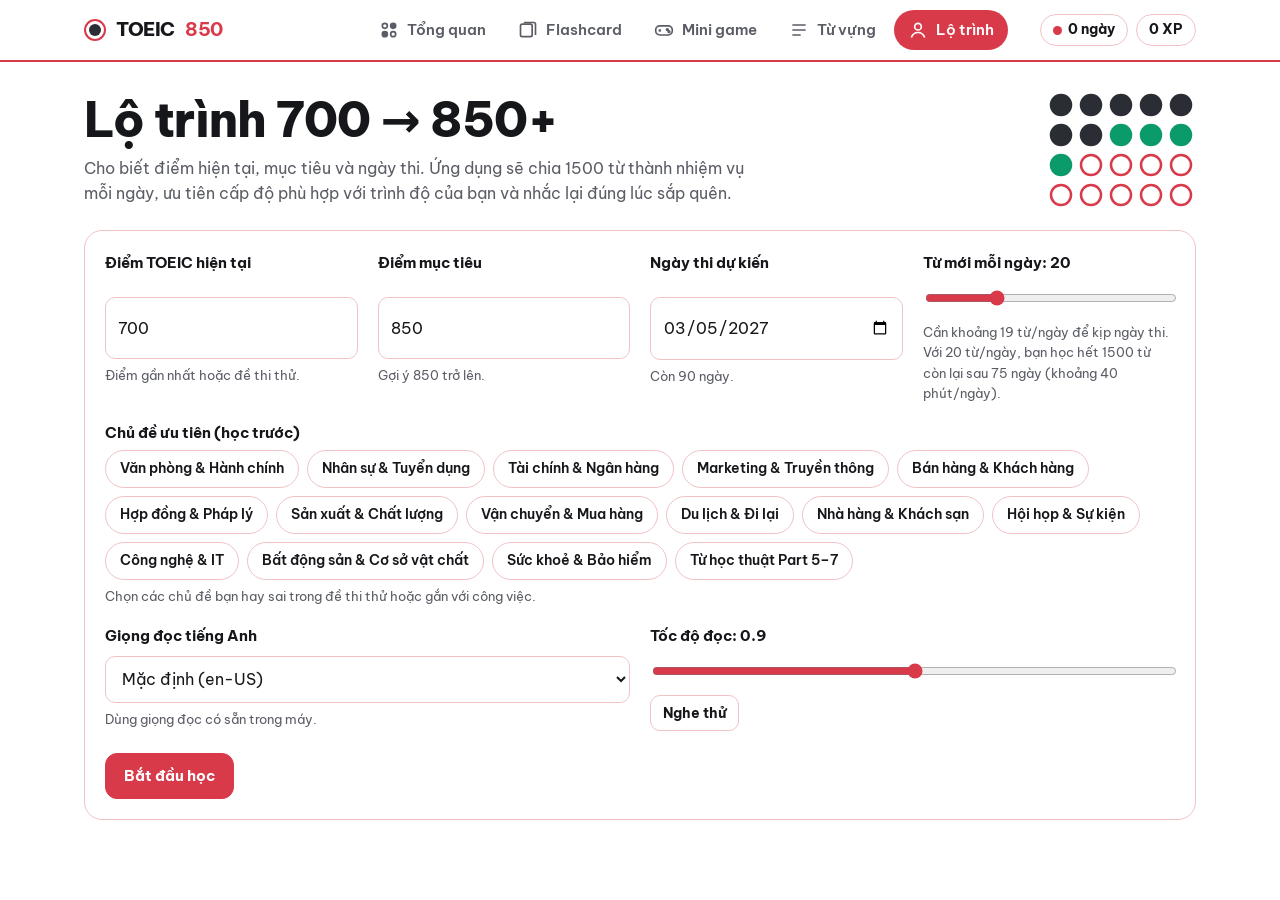
<file: index.html>
<!doctype html>
<html lang="vi">
<head>
<meta charset="utf-8">
<meta name="viewport" content="width=device-width,initial-scale=1">
<title>TOEIC 850 Coach</title>
<meta http-equiv="refresh" content="0; url=toeic/">
<link rel="canonical" href="toeic/">
</head>
<body>
<p>Đang mở <a href="toeic/">TOEIC 850 Coach</a>…</p>
</body>
</html>
</file>
<file: toeic/styles.css>
/* VOICE everyday, a study companion used every day
   IDEA the TOEIC answer sheet: rose print lines, numbered rows, bubbles filled with pencil
   PICTURE 1500 bubbles, one per word, filled as each word moves from new to mastered
   COLOUR white sheet, rose print #d93a4a leads, graphite pencil supports, mint marks mastery
   TYPE Be Vietnam Pro 800 display + Be Vietnam Pro text (full Vietnamese diacritics)
   LAYOUT laptop: tasks + goal left, bubble sheet right; phone: title, sheet, tasks, bottom tabs */
:root{color-scheme:light dark;--bg:light-dark(#ffffff,#131417);--paper:light-dark(#fff5f5,#1c1a1f);--ink:light-dark(#16171b,#f2f0f3);--muted:light-dark(#5b5d66,#a9a7b0);--line:light-dark(#f1c3c7,#4b3037);--print:light-dark(#d93a4a,#ff6b78);--print-ink:light-dark(#ffffff,#1a0c0f);--pencil:light-dark(#2b2d34,#e6e4e9);--soft:light-dark(#a3a6b0,#6f727b);--mint:light-dark(#0b9a6a,#3fd39b);--mint-bg:light-dark(#e3f7ee,#12301f);--bad-bg:light-dark(#ffe9eb,#3a1a1f);--card:light-dark(#ffffff,#1a1b1f);--shadow:light-dark(rgba(60,20,25,.08),rgba(0,0,0,.4))}
:root[data-theme=light]{color-scheme:light}
:root[data-theme=dark]{color-scheme:dark}
*{box-sizing:border-box;min-width:0}
html,body{margin:0}
body{background:var(--bg);color:var(--ink);font:16px/1.55 "Be Vietnam Pro",system-ui,-apple-system,"Segoe UI",sans-serif;overflow-x:clip;padding-bottom:calc(72px + env(safe-area-inset-bottom,0px))}
button,input,select,textarea{font:inherit;color:inherit}
button{cursor:pointer}
a{color:var(--print)}
h1,h2,h3{line-height:1.08;letter-spacing:-.02em;margin:0}
h1{font-size:clamp(32px,5vw,48px);font-weight:800}
h2{font-size:22px;font-weight:700}
h3{font-size:17px;font-weight:700}
p{margin:0}
.wrap{max-width:1240px;margin:0 auto;padding-left:max(5vw,16px,env(safe-area-inset-left,0px));padding-right:max(5vw,16px,env(safe-area-inset-right,0px))}
.muted{color:var(--muted)}
.small{font-size:14px}
.num{font-variant-numeric:tabular-nums}
[hidden]{display:none!important}

/* header */
.top{border-bottom:2px solid var(--print);background:var(--bg);position:sticky;top:0;z-index:20}
.top .wrap{display:flex;align-items:center;gap:20px;height:60px}
.brand{display:flex;align-items:center;gap:10px;font-weight:800;font-size:19px;letter-spacing:-.02em;text-decoration:none;color:var(--ink);white-space:nowrap}
.brand i{width:22px;height:22px;border-radius:50%;border:2px solid var(--print);display:grid;place-items:center}
.brand i::after{content:"";width:12px;height:12px;border-radius:50%;background:var(--pencil)}
.brand b{color:var(--print)}
.tabs{display:flex;gap:4px;margin-left:auto}
.tab{border:0;background:none;padding:8px 14px;border-radius:999px;font-weight:600;font-size:15px;color:var(--muted);text-decoration:none;display:flex;align-items:center;gap:8px}
.tab:hover{color:var(--ink);background:var(--paper)}
.tab[aria-current=page]{color:var(--print-ink);background:var(--print)}
.tab svg{width:20px;height:20px;flex:none}
.chips-top{display:flex;gap:8px;margin-left:12px}
.pill{display:inline-flex;align-items:center;gap:6px;padding:4px 12px;border-radius:999px;border:1.5px solid var(--line);font-weight:700;font-size:14px;white-space:nowrap}
.pill .dot{width:9px;height:9px;border-radius:50%;background:var(--print)}
@media(max-width:820px){.tabs{position:fixed;left:0;right:0;bottom:0;margin:0;background:var(--bg);border-top:2px solid var(--print);justify-content:space-around;padding:6px 8px calc(6px + env(safe-area-inset-bottom,0px));z-index:30}.tab{flex-direction:column;gap:2px;font-size:11px;padding:6px 4px;border-radius:12px;white-space:nowrap;flex:1;max-width:96px}.chips-top{margin-left:auto}}
@media(min-width:821px){body{padding-bottom:0}}

main{padding-block:28px 56px}
.view-head{display:flex;flex-wrap:wrap;align-items:end;gap:12px 24px;margin-bottom:22px}
.view-head p{max-width:60ch}

/* buttons */
.btn{display:inline-flex;align-items:center;justify-content:center;gap:8px;min-height:44px;padding:10px 18px;border-radius:12px;border:1.5px solid var(--line);background:var(--card);font-weight:700;font-size:15px;text-decoration:none;color:var(--ink)}
.btn:hover{border-color:var(--print)}
.btn:focus-visible,.tab:focus-visible,.opt:focus-visible,.chip:focus-visible{outline:3px solid color-mix(in srgb,var(--print) 45%,transparent);outline-offset:2px}
.btn.primary{background:var(--print);border-color:var(--print);color:var(--print-ink)}
.btn.primary:hover{filter:brightness(1.06)}
.btn.ghost{background:transparent}
.btn.sm{min-height:36px;padding:6px 12px;font-size:14px;border-radius:10px}
.btn:disabled{opacity:.45;cursor:not-allowed}
.icon-btn{width:40px;height:40px;border-radius:50%;border:1.5px solid var(--line);background:var(--card);display:inline-grid;place-items:center;flex:none}
.icon-btn:hover{border-color:var(--print);color:var(--print)}
.icon-btn svg{width:20px;height:20px}
.row{display:flex;flex-wrap:wrap;gap:10px;align-items:center}

/* panels */
.panel{background:var(--card);border:1.5px solid var(--line);border-radius:18px;padding:20px}
.panel.tint{background:var(--paper)}
.panel h2{margin-bottom:14px}
.grid-home{display:grid;grid-template-columns:minmax(0,5fr) minmax(0,7fr);gap:20px;align-items:start}
.stack-col{display:grid;gap:20px}
@media(max-width:900px){.grid-home{grid-template-columns:minmax(0,1fr)}.grid-home .sheet-col{order:-1}}

/* tasks */
.task{display:grid;grid-template-columns:44px minmax(0,1fr) auto;gap:14px;align-items:center;padding:14px 0;border-top:1.5px dashed var(--line)}
.task:first-of-type{border-top:0;padding-top:4px}
.bubble{width:40px;height:40px;border-radius:50%;border:2px solid var(--print);display:grid;place-items:center;font-weight:800;color:var(--print);font-size:15px}
.bubble.done{background:var(--pencil);border-color:var(--pencil);color:var(--bg)}
.task h3{font-size:16px}
.task .bar{margin-top:6px}
.bar{height:8px;border-radius:99px;background:var(--paper);overflow:hidden;border:1px solid var(--line)}
.bar>i{display:block;height:100%;background:var(--print);border-radius:99px;transition:width .4s}
.bar.mint>i{background:var(--mint)}

/* score scale */
.scale{position:relative;height:84px;margin:8px 4px 0}
.scale .rail{position:absolute;left:0;right:0;top:38px;height:10px;border-radius:99px;background:var(--paper);border:1px solid var(--line)}
.scale .fill{position:absolute;top:38px;height:10px;border-radius:99px;background:var(--print)}
.scale .mk{position:absolute;top:0;transform:translateX(-50%);text-align:center;font-size:13px;font-weight:700;white-space:nowrap}
.scale .mk::after{content:"";display:block;width:2px;height:22px;margin:4px auto 0;background:currentColor}
.scale .mk.low{top:52px}
.scale .mk.low::after{display:none}
.scale .mk.low::before{content:"";display:block;width:2px;height:12px;margin:0 auto 4px;background:currentColor}
.goal-figs{display:grid;grid-template-columns:repeat(3,minmax(0,1fr));gap:10px;margin-top:12px}
.goal-figs div{padding:10px 12px;border-radius:12px;background:var(--paper)}
.goal-figs b{display:block;font-size:26px;font-weight:800;letter-spacing:-.02em;line-height:1.1}
.goal-figs span{font-size:13px;color:var(--muted)}

/* bubble sheet */
.sheet{background:var(--card);border:1.5px solid var(--line);border-radius:18px;overflow:hidden}
.sheet-head{display:flex;flex-wrap:wrap;align-items:baseline;justify-content:space-between;gap:8px 16px;padding:18px 20px 10px;border-bottom:1.5px solid var(--line);background:var(--paper)}
.sheet-head h2{font-size:20px}
.sheet .fig{position:relative;height:clamp(300px,42vw,470px);margin:14px 16px 8px}
.sheet .fig canvas{position:absolute;inset:0;width:100%;height:100%}
.legend{display:flex;flex-wrap:wrap;gap:8px 18px;padding:6px 20px 18px;font-size:14px}
.legend span{display:inline-flex;align-items:center;gap:7px}
.legend b{font-variant-numeric:tabular-nums}
.lg{width:14px;height:14px;border-radius:50%;display:inline-block;flex:none}
.lg.new{border:2px solid var(--line)}
.lg.learn{background:var(--soft)}
.lg.rev{background:var(--pencil)}
.lg.mast{background:var(--mint)}
.sheet-tip{position:absolute;pointer-events:none;background:var(--ink);color:var(--bg);font-size:13px;padding:6px 10px;border-radius:8px;white-space:nowrap;transform:translate(-50%,-120%);z-index:2}

/* topics */
.topics{display:grid;grid-template-columns:repeat(auto-fit,minmax(280px,1fr));gap:4px 28px}
.trow{display:grid;grid-template-columns:minmax(0,1fr) auto 40px;gap:10px;align-items:center;padding:9px 0;border-bottom:1px solid var(--line);font-size:15px}
.trow .name{display:flex;flex-direction:column;gap:5px}
.trow .acc{font-size:13px;text-align:right;color:var(--muted)}
.trow .cnt{font-size:13px;text-align:right;white-space:nowrap}
.trow button{all:unset;cursor:pointer;color:var(--print);font-weight:700;font-size:13px;text-align:right}

/* calendar */
.cal{display:grid;grid-auto-flow:column;grid-template-rows:repeat(7,14px);gap:4px;overflow-x:auto;padding-bottom:4px}
.cal i{width:14px;height:14px;border-radius:50%;border:1.5px solid var(--line)}
.cal i.l1{background:color-mix(in srgb,var(--print) 30%,transparent);border-color:transparent}
.cal i.l2{background:color-mix(in srgb,var(--print) 60%,transparent);border-color:transparent}
.cal i.l3{background:var(--print);border-color:var(--print)}
.cal i.today{outline:2px solid var(--pencil);outline-offset:1px}
.home-lower{display:grid;grid-template-columns:minmax(0,7fr) minmax(0,5fr);gap:20px;margin-top:20px}
@media(max-width:900px){.home-lower{grid-template-columns:minmax(0,1fr)}}
.weak li{display:grid;grid-template-columns:minmax(0,1fr) auto;gap:10px;padding:8px 0;border-bottom:1px solid var(--line)}
.weak ul{list-style:none;margin:0;padding:0}
.weak b{font-weight:700}
.stats4{display:grid;grid-template-columns:repeat(auto-fit,minmax(8em,1fr));gap:10px;margin-bottom:16px}
.stats4 div{border-left:3px solid var(--print);padding:2px 0 2px 12px}
.stats4 b{display:block;font-size:24px;font-weight:800;line-height:1.15}
.stats4 span{font-size:13px;color:var(--muted)}

/* flashcard */
.learn-bar{display:flex;flex-wrap:wrap;gap:10px 20px;align-items:center;justify-content:space-between;margin-bottom:18px}
.counts{display:flex;gap:16px;font-weight:700}
.counts span{display:inline-flex;align-items:center;gap:6px}
select,input[type=text],input[type=number],input[type=date],input[type=search],textarea{border:1.5px solid var(--line);border-radius:10px;padding:9px 12px;background:var(--card);font-size:16px;min-height:44px}
select:focus,input:focus,textarea:focus{outline:2px solid var(--print);outline-offset:1px}
.card-stage{display:grid;place-items:center;perspective:1400px}
.flash{width:min(640px,100%);min-height:360px;position:relative;transform-style:preserve-3d;transition:transform .45s cubic-bezier(.2,.7,.3,1);cursor:pointer}
.flash.flipped{transform:rotateY(180deg)}
.face{position:absolute;inset:0;backface-visibility:hidden;-webkit-backface-visibility:hidden;border-radius:22px;border:2px solid var(--line);background:var(--card);box-shadow:0 18px 40px -22px var(--shadow);padding:26px 26px 22px;display:flex;flex-direction:column;overflow:hidden}
.face.back{transform:rotateY(180deg);background:var(--paper)}
.face::before{content:"";position:absolute;left:0;top:0;bottom:0;width:10px;background:repeating-linear-gradient(var(--print) 0 14px,transparent 14px 26px);opacity:.55}
.face-top{display:flex;justify-content:space-between;align-items:center;gap:10px;font-size:14px;color:var(--muted)}
.lvl{display:inline-flex;gap:3px;align-items:center}
.lvl i{width:10px;height:10px;border-radius:50%;border:1.5px solid var(--print)}
.lvl i.on{background:var(--print)}
.word{font-size:clamp(34px,7vw,58px);font-weight:800;letter-spacing:-.025em;line-height:1.05;margin:auto 0 6px;overflow-wrap:anywhere}
.pos{font-weight:600;color:var(--print);font-size:16px}
.meaning{font-size:clamp(24px,4.5vw,34px);font-weight:800;letter-spacing:-.02em;line-height:1.15;margin-top:auto}
.example{margin-top:14px;font-size:17px;line-height:1.5;padding:12px 14px;border-radius:12px;background:var(--card);border:1px solid var(--line);display:flex;gap:10px;align-items:start}
.example mark{background:color-mix(in srgb,var(--print) 18%,transparent);color:inherit;border-radius:4px;padding:0 3px;font-weight:700}
.hint{margin-top:auto;padding-top:14px;font-size:14px;color:var(--muted);text-align:center}
.grades{display:grid;grid-template-columns:repeat(4,minmax(0,1fr));gap:10px;width:min(640px,100%);margin:18px auto 0}
.grade{display:flex;flex-direction:column;align-items:center;gap:2px;padding:10px 6px;min-height:60px;border-radius:14px;border:1.5px solid var(--line);background:var(--card);font-weight:700}
.grade small{font-weight:500;font-size:12px;color:var(--muted)}
.grade:hover{border-color:currentColor}
.grade.g1{color:var(--print)}
.grade.g4{color:var(--mint)}
.pre-actions{display:flex;gap:10px;justify-content:center;margin-top:18px;flex-wrap:wrap}
.kbd{font-size:12px;border:1px solid var(--line);border-radius:5px;padding:0 5px;color:var(--muted)}
.empty{text-align:center;padding:48px 20px;max-width:560px;margin:0 auto}
.empty .big-bubbles{display:flex;gap:10px;justify-content:center;margin-bottom:18px}
.empty .big-bubbles i{width:34px;height:34px;border-radius:50%;border:2.5px solid var(--print)}
.empty .big-bubbles i.f{background:var(--pencil);border-color:var(--pencil)}
.empty h2{margin-bottom:8px}
.empty .row{justify-content:center;margin-top:18px}

/* games */
.games{display:grid;grid-template-columns:repeat(auto-fit,minmax(min(100%,300px),1fr));gap:16px}
.game-card{display:grid;grid-template-columns:96px minmax(0,1fr);gap:16px;align-items:center;text-align:left;padding:18px;border-radius:18px;border:1.5px solid var(--line);background:var(--card)}
.game-card:hover{border-color:var(--print);transform:translateY(-1px)}
.game-card svg{width:96px;height:96px}
.game-card p{font-size:14px;color:var(--muted);margin-top:4px}
.pool{display:flex;flex-wrap:wrap;gap:8px;margin-bottom:20px;align-items:center}
.chip{border:1.5px solid var(--line);background:var(--card);border-radius:999px;padding:7px 14px;font-size:14px;font-weight:600;min-height:38px}
.chip[aria-pressed=true]{background:var(--pencil);color:var(--bg);border-color:var(--pencil)}
.game-shell{max-width:760px;margin:0 auto}
.game-hud{display:flex;justify-content:space-between;align-items:center;gap:12px;margin-bottom:16px;flex-wrap:wrap}
.game-hud .prog{flex:1;min-width:120px}
.q-card{border:2px solid var(--line);border-radius:20px;padding:24px;background:var(--card);margin-bottom:16px}
.q-card .q{font-size:clamp(26px,5vw,40px);font-weight:800;letter-spacing:-.02em;line-height:1.15;overflow-wrap:anywhere}
.q-card .q.sent{font-size:clamp(19px,3vw,24px);font-weight:600;letter-spacing:0;line-height:1.5}
.q-card .q .blank{display:inline-block;min-width:110px;border-bottom:3px solid var(--print);color:var(--print)}
.q-card .sub{color:var(--muted);margin-top:8px;font-size:15px}
.opts{display:grid;gap:10px}
.opt{display:grid;grid-template-columns:40px minmax(0,1fr);gap:14px;align-items:center;text-align:left;padding:10px 14px;border-radius:14px;border:1.5px solid var(--line);background:var(--card);font-size:17px;font-weight:600;min-height:58px}
.opt:hover:not(:disabled){border-color:var(--print)}
.opt .b{width:34px;height:34px;border-radius:50%;border:2px solid var(--print);display:grid;place-items:center;font-weight:800;color:var(--print);font-size:14px;transition:background .15s}
.opt.pick .b{background:var(--pencil);border-color:var(--pencil);color:transparent}
.opt.right{border-color:var(--mint);background:var(--mint-bg)}
.opt.right .b{background:var(--mint);border-color:var(--mint);color:#fff}
.opt.wrong{border-color:var(--print);background:var(--bad-bg)}
.opt:disabled{cursor:default}
.feedback{margin-top:14px;padding:12px 16px;border-radius:12px;background:var(--paper);font-size:15px}
.match{display:grid;grid-template-columns:minmax(0,1fr) minmax(0,1fr);gap:10px}
.mcell{padding:12px;border-radius:12px;border:1.5px solid var(--line);background:var(--card);min-height:58px;font-weight:600;font-size:15px;text-align:center;overflow-wrap:anywhere}
.mcell.sel{border-color:var(--pencil);background:var(--paper);box-shadow:inset 0 0 0 1.5px var(--pencil)}
.mcell.ok{visibility:hidden}
.mcell.bad{border-color:var(--print);background:var(--bad-bg)}
.type-in{display:flex;gap:10px}
.type-in input{flex:1;font-size:20px;font-weight:600}
.speed{display:grid;place-items:center;text-align:center;gap:6px;min-height:220px}
.speed .w{font-size:clamp(30px,6vw,48px);font-weight:800;letter-spacing:-.02em}
.speed .m{font-size:clamp(20px,3.5vw,26px);font-weight:600;color:var(--muted)}
.tf{display:grid;grid-template-columns:1fr 1fr;gap:12px}
.tf .btn{min-height:64px;font-size:18px}
.timer{font-size:28px;font-weight:800;font-variant-numeric:tabular-nums}
.result{text-align:center;padding:12px 0}
.result .score{font-size:72px;font-weight:800;letter-spacing:-.03em;line-height:1;color:var(--print)}
.result ul{list-style:none;padding:0;margin:16px auto;max-width:520px;text-align:left}
.result li{display:grid;grid-template-columns:minmax(0,1fr) minmax(0,1fr);gap:10px;padding:8px 0;border-bottom:1px solid var(--line)}
.flash-ok{animation:pop .3s}
@keyframes pop{50%{transform:scale(1.03)}}

/* words */
.filters{display:grid;grid-template-columns:minmax(0,2fr) repeat(4,minmax(0,1fr));gap:10px;margin-bottom:14px}
@media(max-width:760px){.filters{grid-template-columns:minmax(0,1fr) minmax(0,1fr)}.filters input{grid-column:1/-1}}
.wlist{border-top:2px solid var(--print)}
.wrow{display:grid;grid-template-columns:22px minmax(0,1.1fr) minmax(0,1.6fr) 54px 40px 40px;gap:12px;align-items:center;padding:10px 4px;border-bottom:1px solid var(--line)}
.wrow .w b{font-size:17px}
.wrow .w span{font-size:13px;color:var(--print);margin-left:6px;font-weight:600}
.wrow .ex{grid-column:2/-1;font-size:14px;color:var(--muted);margin-top:-4px}
.st{width:16px;height:16px;border-radius:50%;border:2px solid var(--line)}
.st.learn{background:var(--soft);border-color:var(--soft)}
.st.rev{background:var(--pencil);border-color:var(--pencil)}
.st.mast{background:var(--mint);border-color:var(--mint)}
.star{background:none;border:0;width:40px;height:40px;display:grid;place-items:center;color:var(--soft)}
.star.on{color:var(--print)}
.star svg{width:20px;height:20px}
@media(max-width:600px){.wrow{grid-template-columns:18px minmax(0,1fr) 40px 40px;row-gap:2px}.wrow .m{grid-column:2/3;grid-row:2;font-size:14px}.wrow .lv{display:none}}

/* profile */
.form-grid{display:grid;grid-template-columns:repeat(auto-fit,minmax(min(100%,240px),1fr));gap:16px 20px}
.field{display:grid;gap:6px}
.field label{font-weight:700;font-size:15px}
.field .help{font-size:13px;color:var(--muted)}
input[type=range]{width:100%;accent-color:var(--print);height:32px}
.topic-chips{display:flex;flex-wrap:wrap;gap:8px}
.welcome{display:grid;grid-template-columns:minmax(0,1fr) auto;gap:20px;align-items:center;margin-bottom:20px}
.welcome svg{width:150px;height:auto}
@media(max-width:600px){.welcome{grid-template-columns:minmax(0,1fr)}.welcome svg{display:none}}
textarea{width:100%;min-height:110px;font-size:13px;font-family:ui-monospace,Menlo,monospace}
.danger{color:var(--print);border-color:var(--print)}
.toast{position:fixed;left:50%;bottom:calc(90px + env(safe-area-inset-bottom,0px));transform:translateX(-50%);background:var(--ink);color:var(--bg);padding:10px 18px;border-radius:12px;font-weight:600;font-size:15px;z-index:50;box-shadow:0 10px 30px -10px var(--shadow)}
.foot{margin-top:40px;padding-top:16px;border-top:1px solid var(--line);font-size:13px;color:var(--muted)}
@media(prefers-reduced-motion:reduce){.flash{transition:none}.bar>i{transition:none}.flash-ok{animation:none}}
</file>
